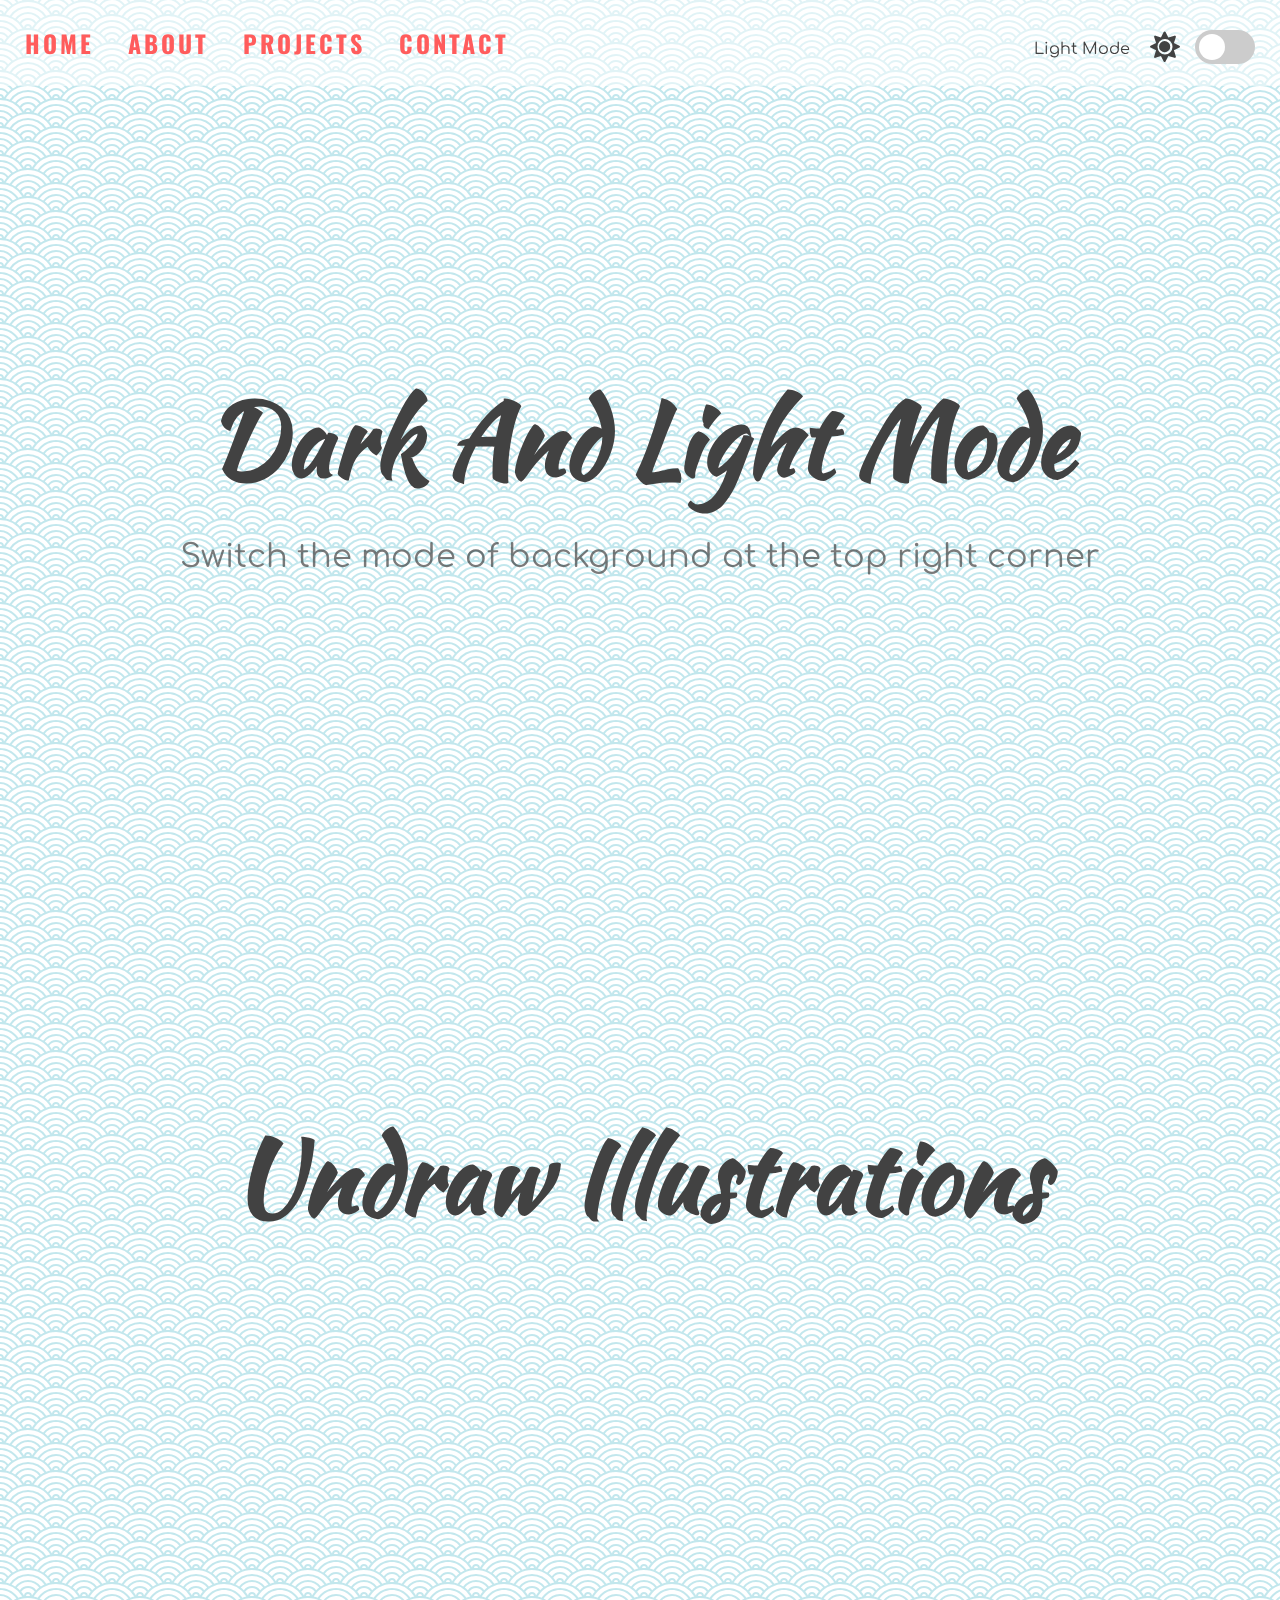
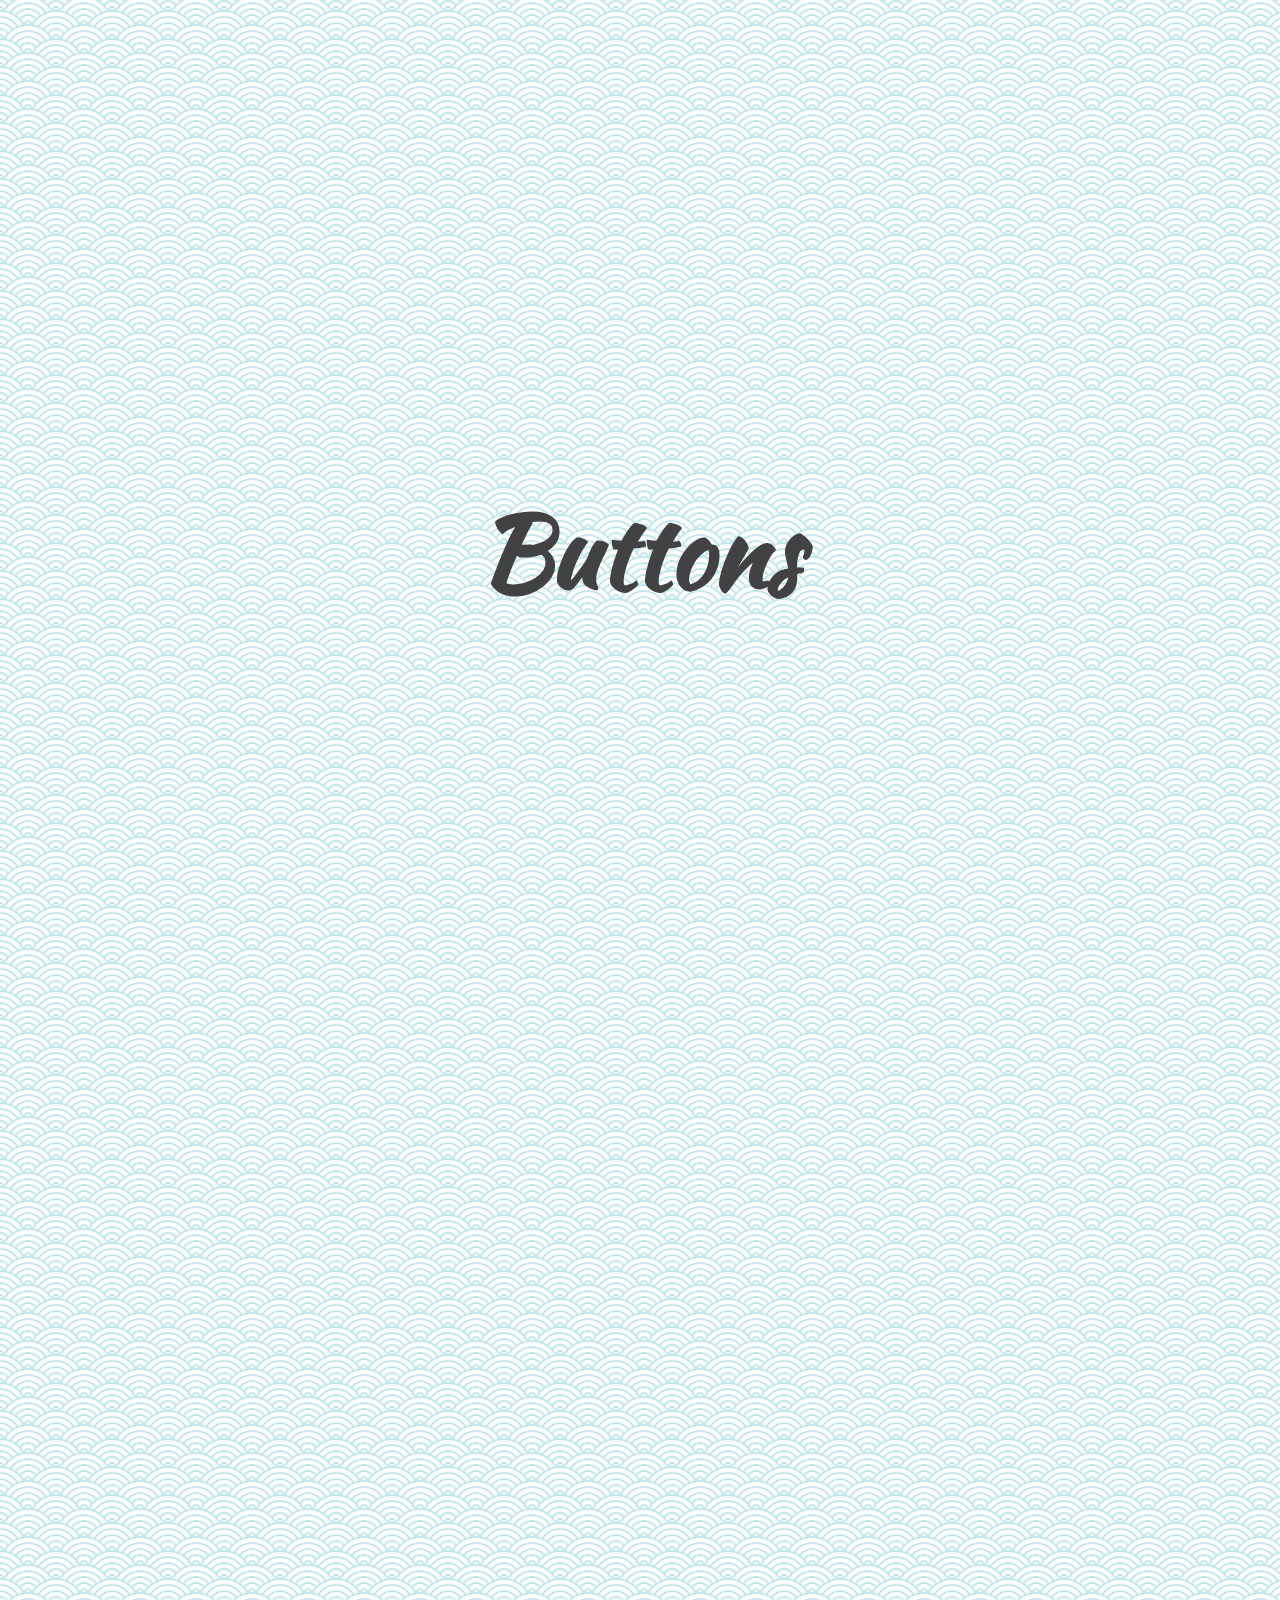
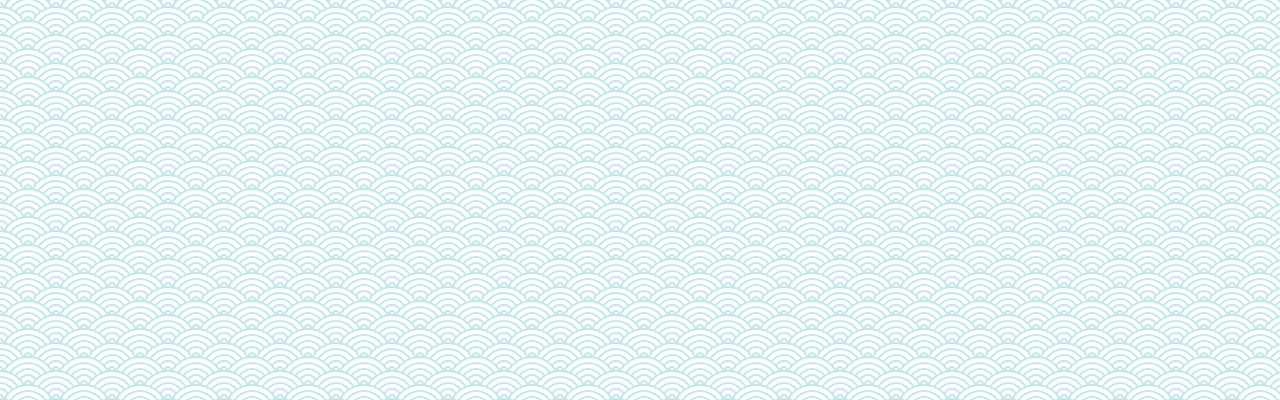
<file: dark_light_mode/index.html>
<!DOCTYPE html>
<html lang="en">
<head>
    <meta charset="UTF-8">
    <meta name="viewport" content="width=device-width, initial-scale=1.0">
    <title>Light Dark Mode</title>
    <link rel="icon" type="image/gif" href="favicon.png">
    <link rel="stylesheet" href="https://cdnjs.cloudflare.com/ajax/libs/font-awesome/5.10.2/css/all.min.css"/>
    <link rel="stylesheet" href="style.css">
    <link href="https://unpkg.com/aos@2.3.1/dist/aos.css" rel="stylesheet">
</head>
<body>
    <!-- Dark Mode Switch -->
    <div class="theme-switch-wrapper">
        <span id="toggle-icon">
            <span class="toggle-text">Light Mode</span>
            <i class="fas fa-sun"></i>
        </span>
        <label class="theme-switch"> 
            <input type="checkbox">
            <div class="slider round"></div> 
        </label>
    </div>
    <!-- Navigation -->
    <nav id="nav">
        <a href="#home">HOME</a>
        <a href="#about">ABOUT</a>
        <a href="#projects">PROJECTS</a>
        <a href="#contact">CONTACT</a>
    </nav>
    <!-- Home Section -->
    <section id="home">
        <div class="title-group" data-aos="flip-right" data-aos-delay="200">
            <h1>Dark And Light Mode</h1>
            <h2>Switch the mode of background at the top right corner</h2>
        </div>
    </section>
    <!-- About Section -->
    <section id="about">
        <div class="title-group">
            <h1>Undraw Illustrations</h1>
            <div class="about-container">
                <div class="image-container" data-aos="flip-right">
                    <h2>Web Innovation</h2>
                    <img src="img/undraw_proud_coder_light.svg" alt="Proud Coder" id="image1">
                </div>
                <div class="image-container" data-aos="flip-down">
                    <h2>Web Innovation</h2>
                    <img src="img/undraw_feeling_proud_light.svg" alt="Feeling proud" id="image2">
                </div>
                <div class="image-container" data-aos="flip-left">
                    <h2>High Concept</h2>
                    <img src="img/undraw_conceptual_idea_light.svg" alt="Idea" id="image3">
                </div>
            </div>
        </div>
    </section>

    <!-- Projects Section -->
    <section id="projects" >
            <h1>Buttons</h1>
            <div class="buttons" data-aos="zoom-in-up">
                <button class="primary">Primary</button>
                <button class="secondary">Secondary</button>
                <button class="primary" disabled>Disabled</button>
                <button class="outline">Outline</button>
                <button class="secondary outline">Alt Outline</button>
                <button class="outline" disabled>disabled</button>
            </div>
            <div class="text-box" id="text-box" data-aos="zoom-in-down">
                <p>Lorem ipsum dolor sit amet consectetur adipisicing elit. Modi autem enim molestiae veniam iure animi deleniti, sequi non, officiis qui, quae omnis. Laboriosam cum quos perspiciatis architecto exercitationem enim eaque?</p>
            </div>
    </section>

    <!-- Contact Section -->
    <section id="contact">
       <div class="social-icons">
           <i class="fab fa-github" data-aos="zoom-in" data-aos-delay="200"></i>
           <i class="fab fa-codepen" data-aos="zoom-in" data-aos-delay="400"></i>
           <i class="fab fa-linkedin" data-aos="zoom-in" data-aos-delay="600"></i>
           <i class="fab fa-medium" data-aos="zoom-in" data-aos-delay="800"></i>
           <i class="fab fa-instagram" data-aos="zoom-in" data-aos-delay="1000"></i>
           <i class="fab fa-youtube" data-aos="zoom-in" data-aos-delay="1200"></i>
       </div>
    </section>
    <!-- AOS aos.js -->
    <script src="https://unpkg.com/aos@2.3.1/dist/aos.js"></script>

    <script>
        AOS.init({
            delay: 200, // values from 0 to 3000, with step 50ms
            duration: 400, // values from 0 to 3000, with step 50ms
            easing: 'ease', // default easing for AOS animations
            once: false, // whether animation should happen only once - while scrolling down
            mirror: false, // whether elements should animate out while scrolling past them
            anchorPlacement: 'top-bottom', // defines which position of the element regarding to window should trigger the animation
        });
      </script>
    <!-- Script -->
    <script src="script.js"></script>
</body>
</html>
</file>
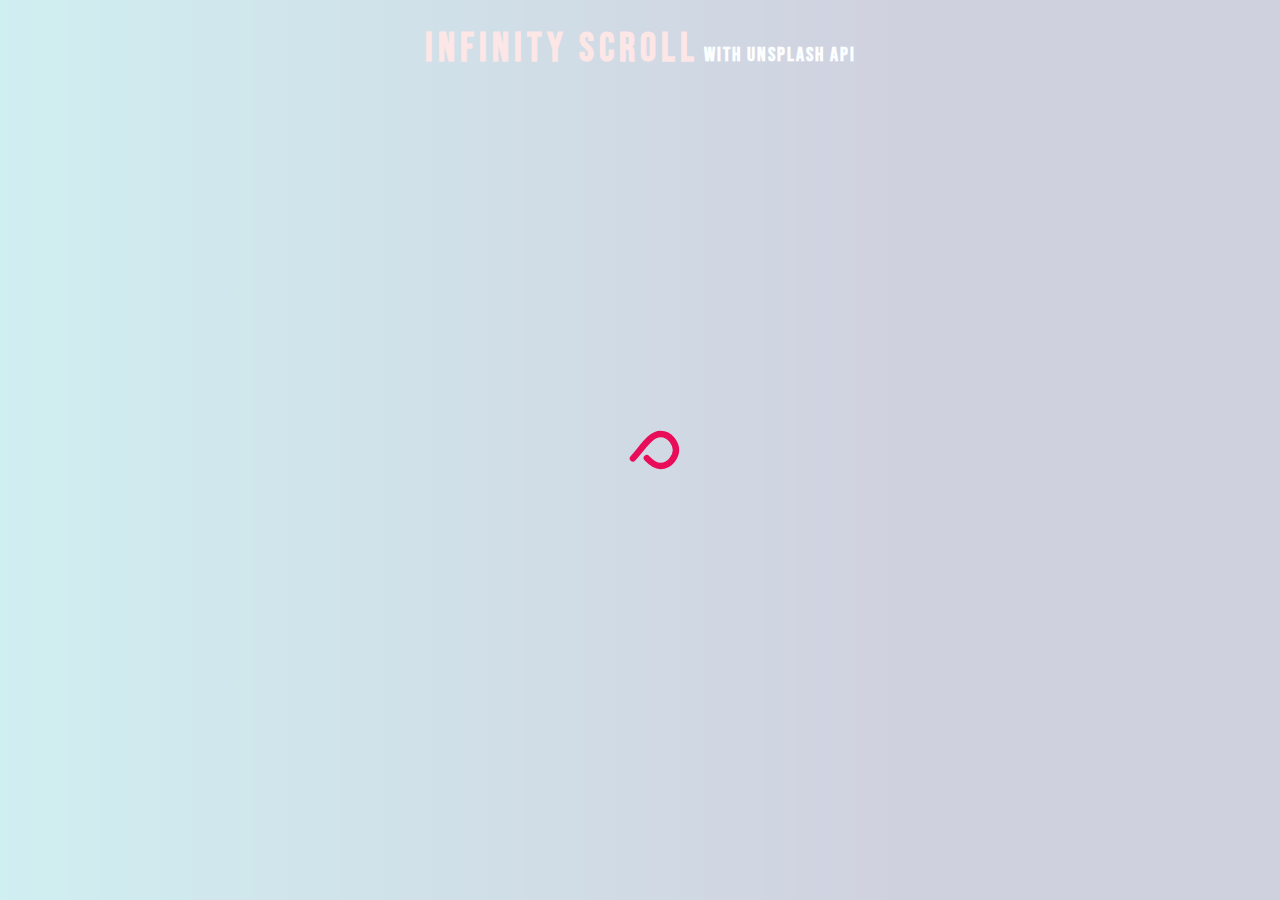
<file: infinite-scroll/index.html>
<!DOCTYPE html>
<html lang="en">
<head>
    <meta charset="UTF-8">
    <meta name="viewport" content="width=device-width, initial-scale=1.0">
    <title>Infinite Scroll</title>
    <link rel="icon" type="image/png" href="favicon.png">
    <link rel="stylesheet" href="style.css">
</head>
<body>
    <!-- Title -->
    <h1><span>Infinity Scroll</span> with Unsplash API </h1>
    <!-- Loader -->
    <div class="loader" id="loader">
        <img src="loader.svg" alt="Loading">
    </div>
    <!-- Image Container -->
    <div class="image-container" id="image-container"></div>
    <!-- Script -->
    <script src="script.js"></script>
</body>
</html>
</file>
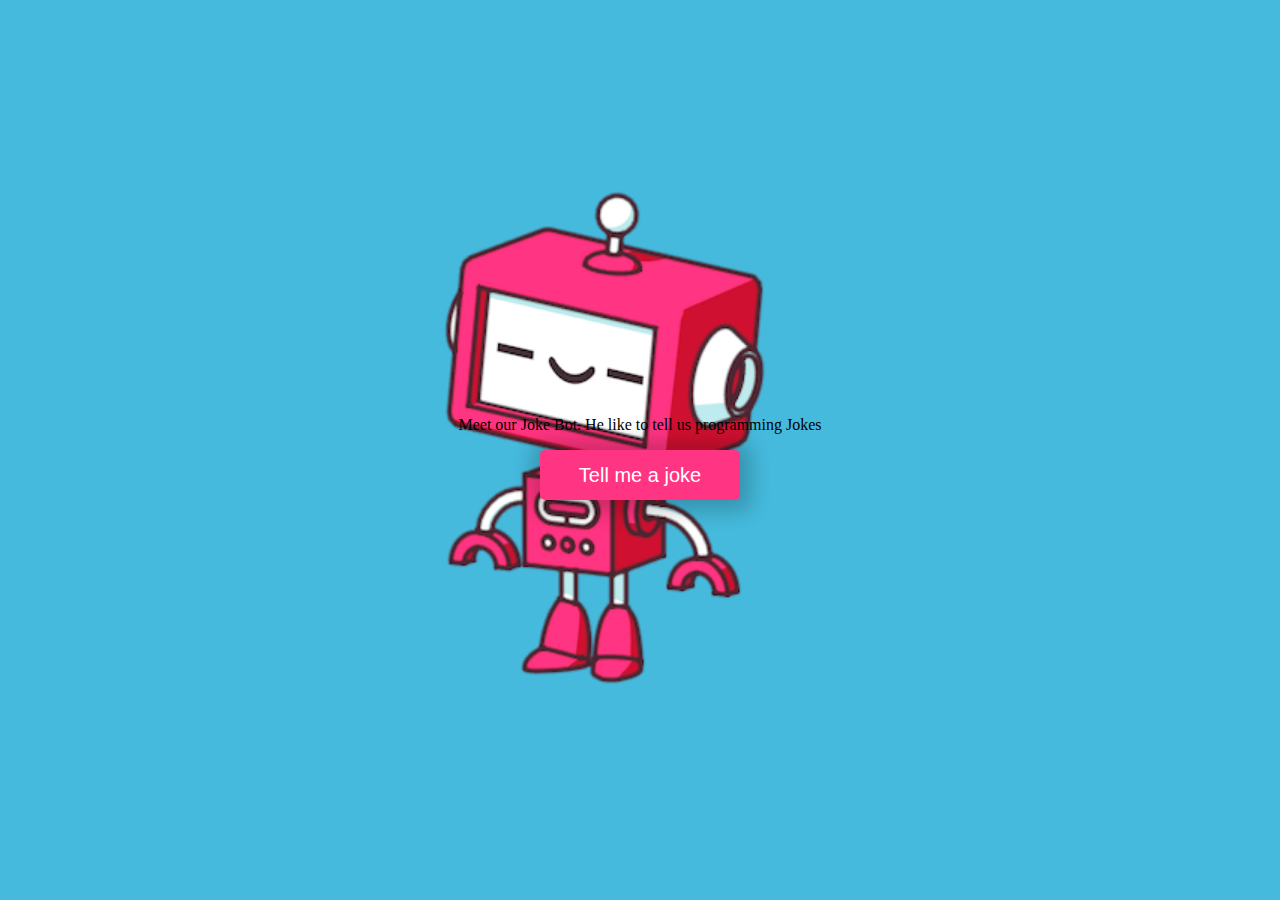
<file: joke-teller/index.html>
<!DOCTYPE html>
<html lang="en">
  <head>
    <meta charset="UTF-8" />
    <meta name="viewport" content="width=device-width, initial-scale=1.0" />
    <title>Joke Teller</title>
    <link rel="icon" type="image/png" href="favicon.png" />
    <link rel="stylesheet" href="style.css" />
  </head>
  <body>
    <!-- Container -->
    <div class="container">
      <p id="p">Meet our Joke Bot. He like to tell us programming Jokes </p>
      <div class="bubble" id="bubble" hidden></div>
      <button id="button">Tell me a joke</button>
      <audio id="audio" controls hidden></audio>
    </div>

    <!-- Script -->
    <script src="script.js"></script>
  </body>
</html>
</file>
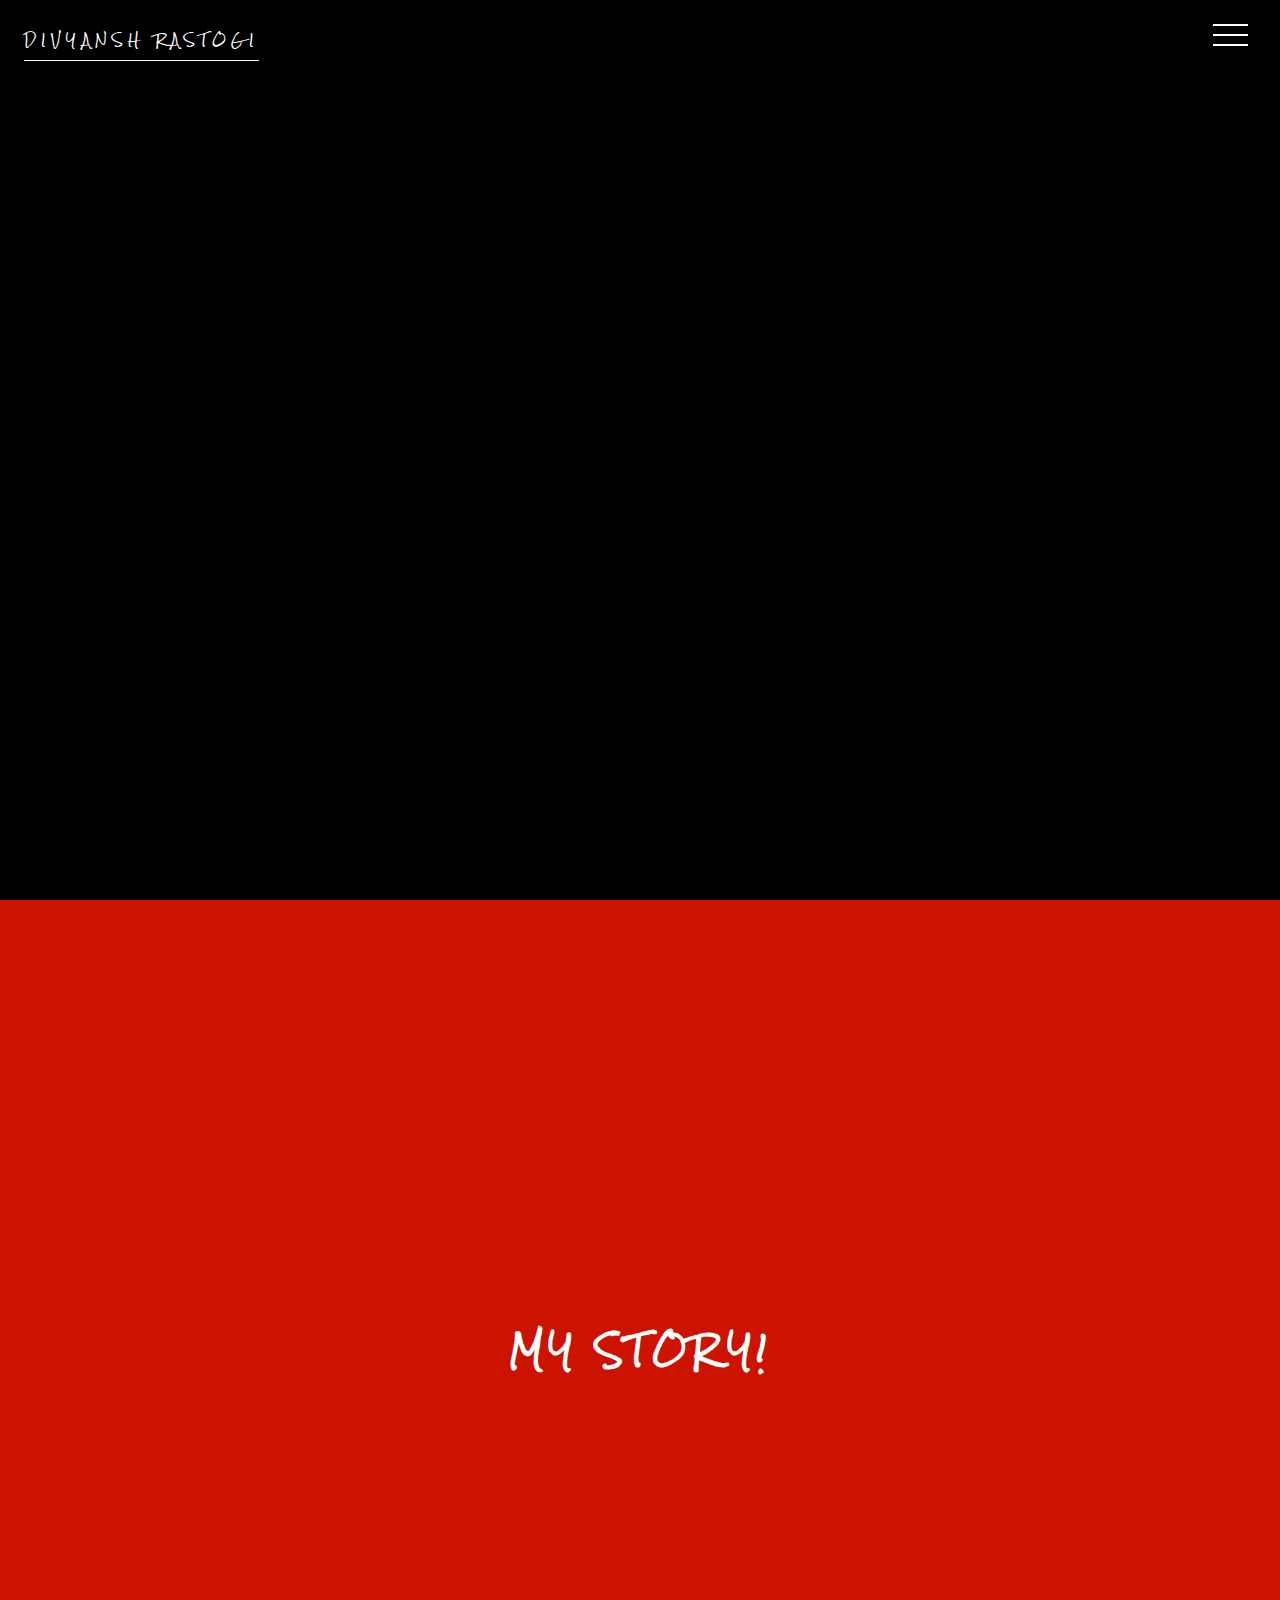
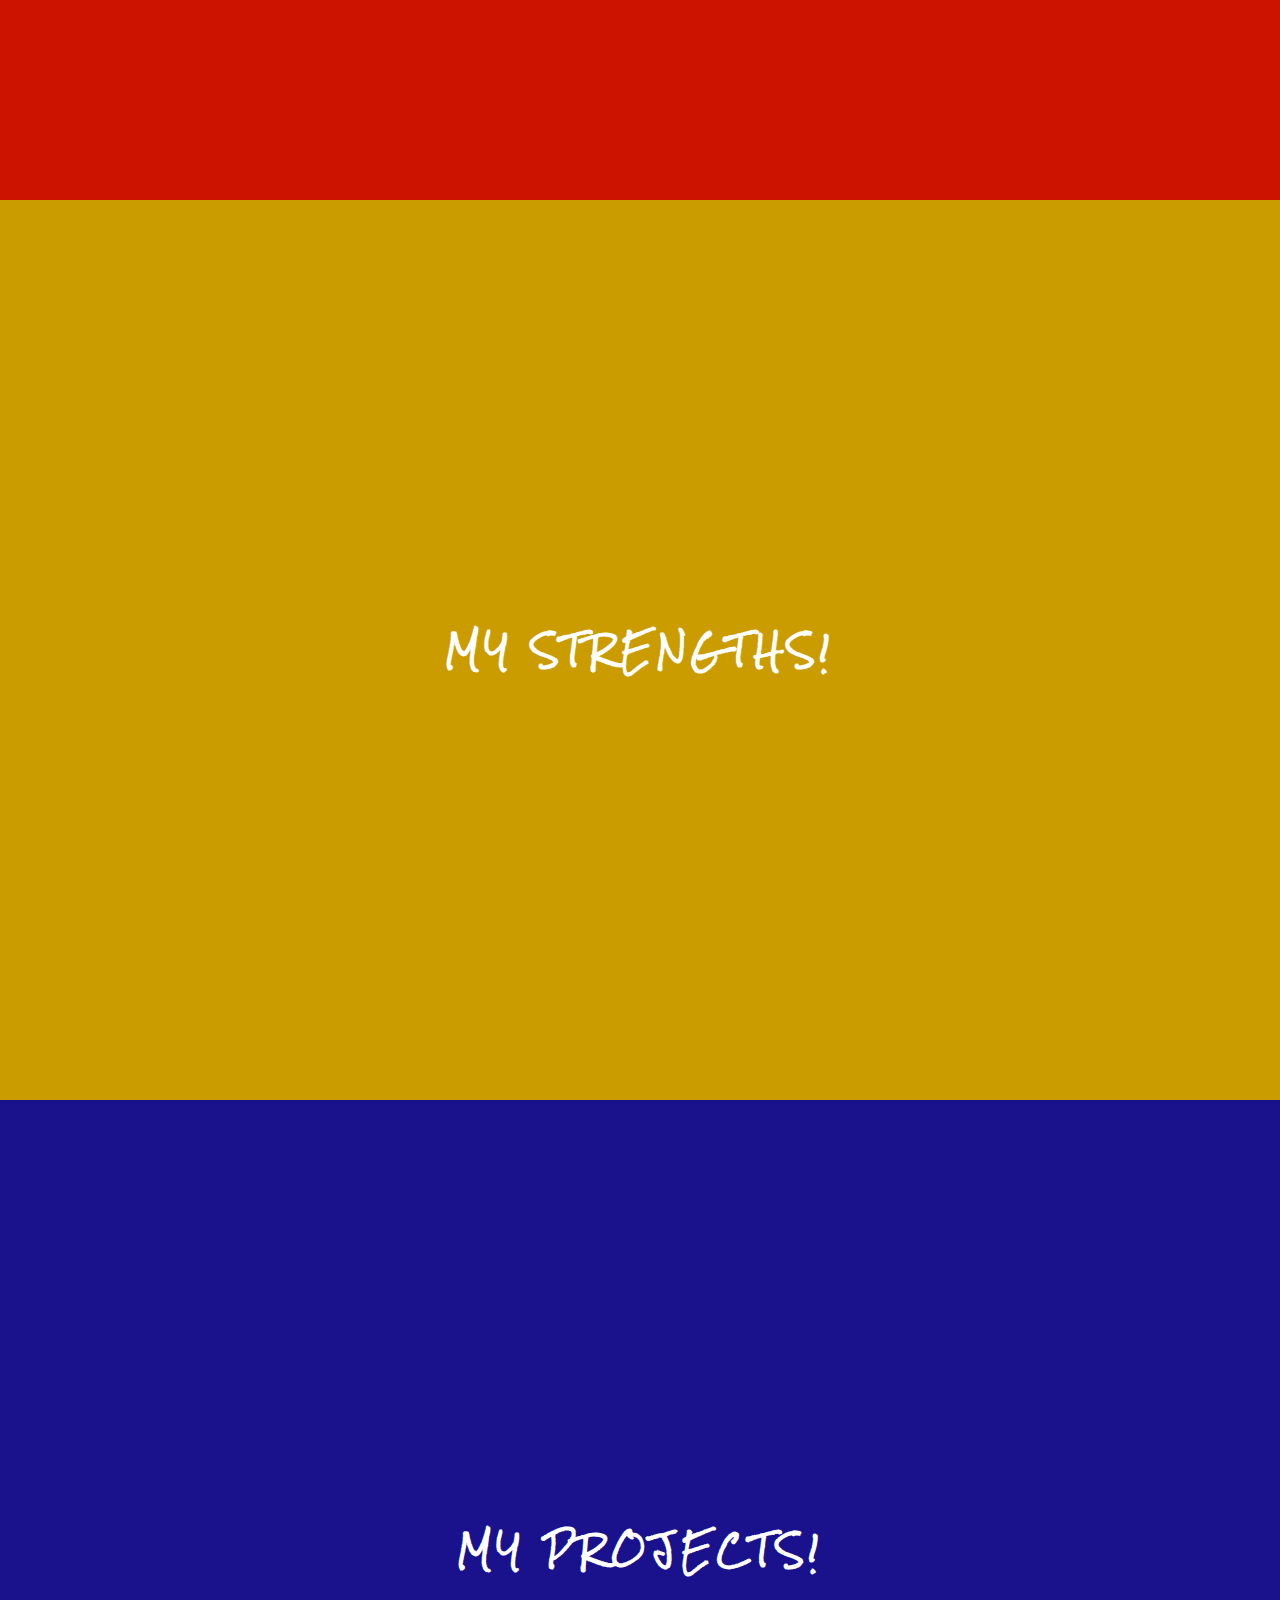
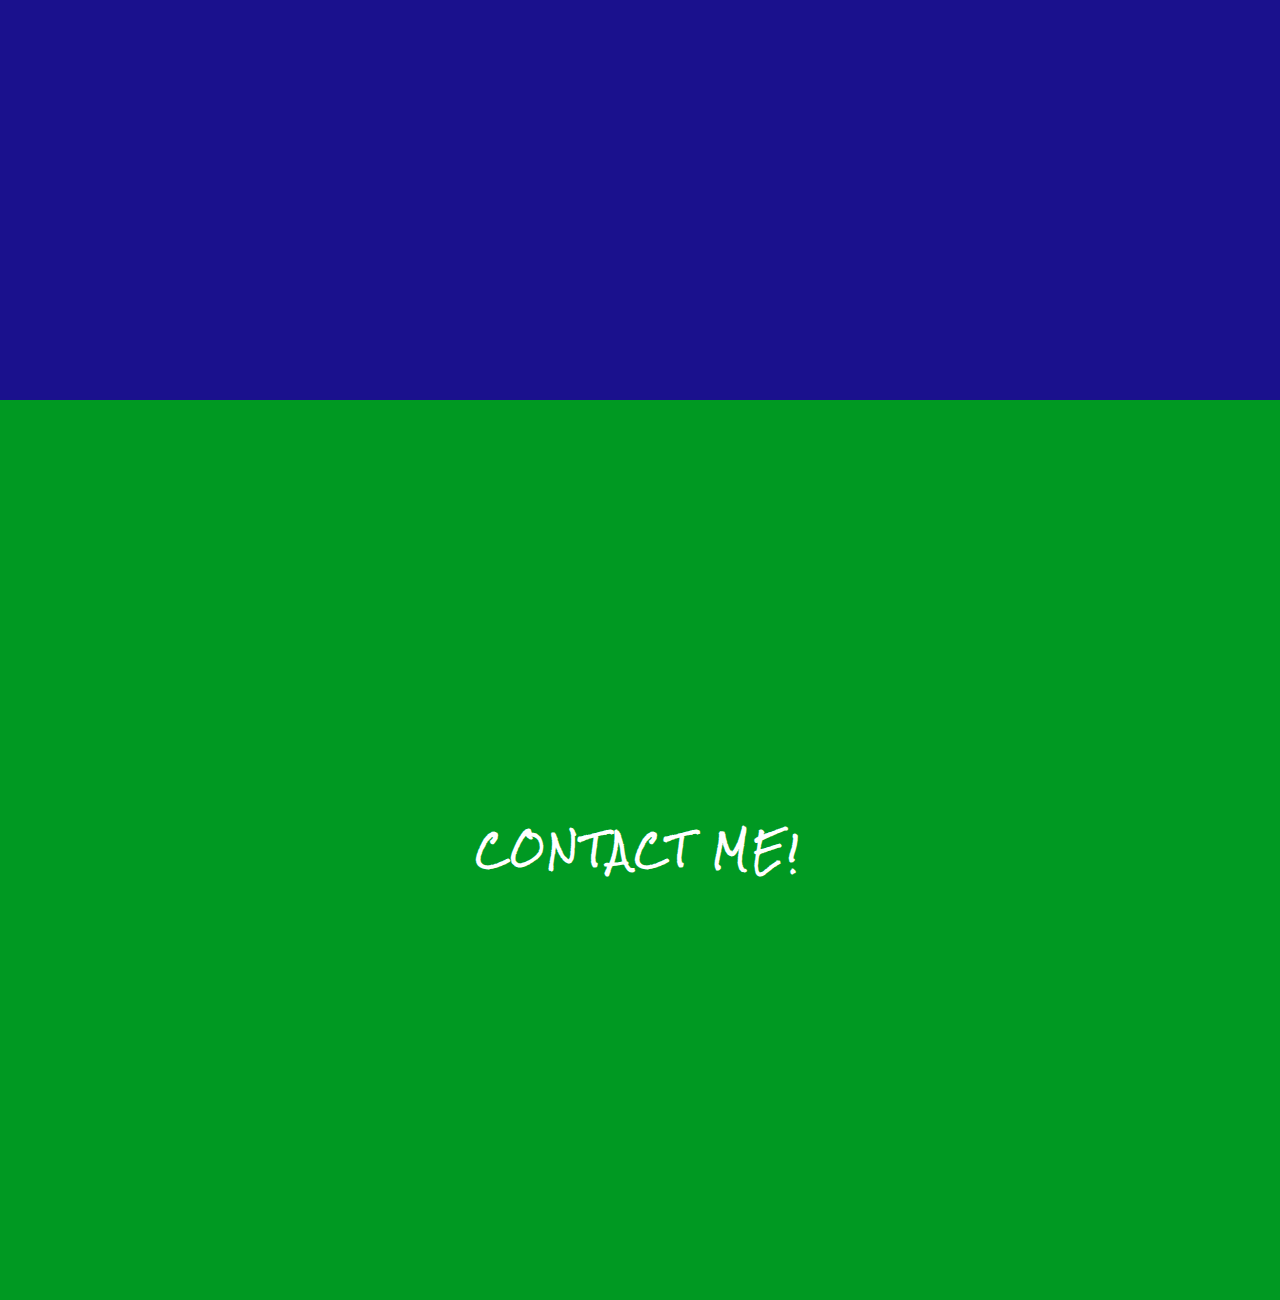
<file: menu-navigation/index.html>
<!DOCTYPE html>
<html lang="en">

<head>
  <meta charset="UTF-8">
  <meta name="viewport" content="width=device-width, initial-scale=1.0">
  <title>Animated Navigation</title>
  <link rel="icon" type="image/png" href="favicon.png">
  <link rel="stylesheet" href="style.css">
</head>

<body>
  <!-- Menu Overlay -->
  <div class="overlay overlay-slide-left" id="overlay">
    <nav>
      <ul>
        <li id="nav-1" class="slide-out-1"><a href="#home">HOME</a></li>
        <li id="nav-2" class="slide-out-2"><a href="#about">ABOUT</a></li>
        <li id="nav-3" class="slide-out-3"><a href="#skills">SKILLS</a></li>
        <li id="nav-4" class="slide-out-4"><a href="#projects">PROJECTS</a></li>
        <li id="nav-5" class="slide-out-5"><a href="#contacts">CONTACTS</a></li>
      </ul>
    </nav>
  </div>
  <!-- Menu Bars -->
  <div class="menu-bars" id="menu-bars">
    <div class="bar1"></div>
    <div class="bar2"></div>
    <div class="bar3"></div>
  </div>

  <!-- Sections -->
  <section id="home"><a href="https://github.com/divyanshrastogi51">Divyansh Rastogi</a></section>
  <section id="about">
    <h1>My Story!</h1>
  </section>
  <section id="skills">
    <h1>My Strengths!</h1>
  </section>
  <section id="projects">
    <h1>My Projects!</h1>
  </section>
  <section id="contact">
    <h1>Contact Me!</h1>
  </section>
  <!-- Script -->
  <script src="script.js"></script>
</body>

</html>
</file>
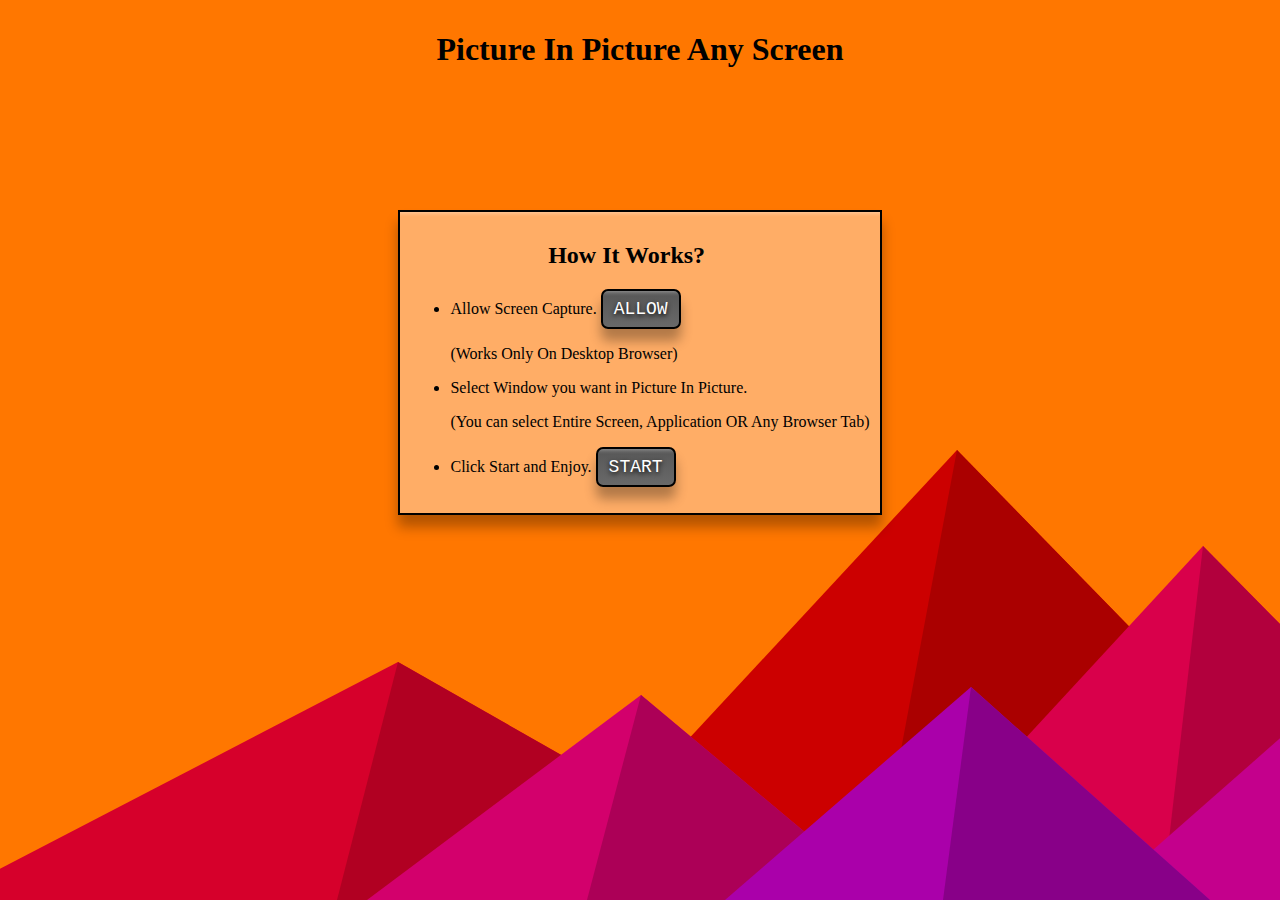
<file: picture-in-picture/index.html>
<!DOCTYPE html>
<html lang="en">
<head>
    <meta charset="UTF-8">
    <meta name="viewport" content="width=device-width, initial-scale=1.0">
    <title>Picture in Picture</title>
    <link rel="icon" type="image/png" href="favicon.png">
    <link rel="stylesheet" href="style.css">
</head>
<body>
	<h1 style="text-align: center;">Picture In Picture Any Screen</h1>
	<div class="main">
		<div class="content">
		<h2 style="padding-left: 30%;">How It Works?</h2>
	<ul>
		<li>
			Allow Screen Capture. <button id="allow">ALLOW</button>
			<p>(Works Only On Desktop Browser)</p>
		</li>
		<li>Select Window you want in Picture In Picture. 
			<p>(You can select Entire Screen, Application OR Any Browser Tab)</p> </li>
		<li>Click Start and Enjoy. <button id="button">START</button>
	    </li>
	</ul>
</div>
</div>
    <!-- Video -->
    <video id="video" controls height="360" width="640" hidden></video>
    <!-- Script -->
    <script src="script.js"></script>
</body>
</html>
</file>
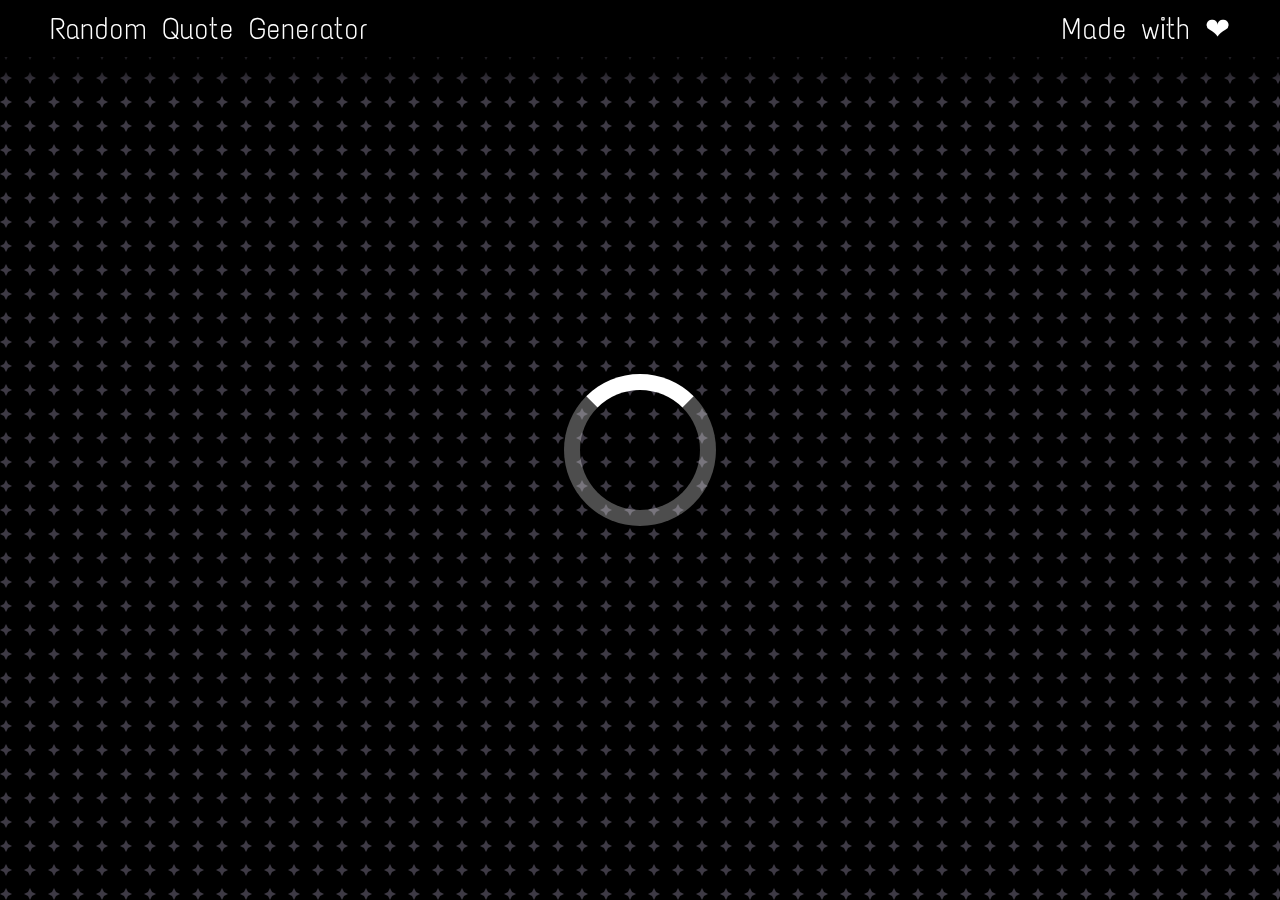
<file: quote-generator/index.html>
<!DOCTYPE html>
<html lang="en">
<head>
    <meta charset="UTF-8">
    <meta name="viewport" content="width=device-width, initial-scale=1.0">
    <link rel="icon" type="image/png" href="https://img.icons8.com/cute-clipart/64/000000/quote.png">
    <link rel="stylesheet" href="https://cdnjs.cloudflare.com/ajax/libs/font-awesome/5.14.0/css/all.min.css">
    <link rel="stylesheet" href="style.css">
    <title>Quote Generator</title>
</head>
<body>
    <nav class="navbar fixed-top">
        <div>Random Quote Generator</div>
        <a href="https://divyansh-rastogi.netlify.app/"><div>Made with ❤</div></a>
      </nav>
   <div class="quote-container" id="quote-container">
        <!-- Quote -->
        <div class="quote-text">
            <i class="fas fa-quote-left"></i>
            <span id="quote-text">What you are is what you have been. What you'll be is what you do now.</span>
        </div>
        <!-- Author -->
        <div class="quote-author">
            <hr class="separator">
            <span id="author">Buddha</span>
        </div>
        <!-- Buttons -->
        <div class="button-container">
            <button class="twitter-button" id="twitter" title="Tweet This!">
                <i class="fab fa-twitter"></i>
            </button>
            <button id="hacker-quote">Hacker Quote</button>
            <button id="change-background">Change Background</button>
            <button id="new-quote">New Quote</button>
        </div>
   </div>
   <!-- Loder -->
   <div class="loader" id="loader"></div> 
    <!-- Script -->
    <script src="background.js"></script>
    <script src="script.js"></script>
</body>
</html>
</file>
<file: dark_light_mode/style.css>
@import url('https://fonts.googleapis.com/css2?family=Comfortaa&family=Kaushan+Script&family=Oswald&display=swap');

:root {
  --primary-color: rgb(255, 92, 92);
  --primary-variant: #ff2d2d;
  --secondary-color: #1b9999;
  --on-primary: rgb(250, 250, 250);
  --on-background: rgb(66, 66, 66);
  --on-background-alt: rgba(66, 66, 66, 0.7);
  --background: rgb(255, 255, 255);
  --box-shadow: 0 5px 20px 1px rgba(0, 0, 0, 0.5);
}

[data-theme="dark"] {
  --primary-color: rgb(150, 65, 255);
  --primary-variant: #6c63ff;
  --secondary-color: #03dac5;
  --on-primary: #000;
  --on-background: rgba(255, 255, 255, 0.9);
  --on-background-alt: rgba(255, 255, 255, 0.7);
  --background: #121212;
}

html {
  box-sizing: border-box;
  scroll-behavior: smooth;
}

body {
  margin: 0;
  font-family: comfortaa, sans-serif;
  color: var(--on-background);
  background-color: var(--background);
  background-image: url("data:image/svg+xml,%3Csvg xmlns='http://www.w3.org/2000/svg' viewBox='0 0 56 28' width='56' height='28'%3E%3Cpath fill='%2334b0c3' fill-opacity='0.3' d='M56 26v2h-7.75c2.3-1.27 4.94-2 7.75-2zm-26 2a2 2 0 1 0-4 0h-4.09A25.98 25.98 0 0 0 0 16v-2c.67 0 1.34.02 2 .07V14a2 2 0 0 0-2-2v-2a4 4 0 0 1 3.98 3.6 28.09 28.09 0 0 1 2.8-3.86A8 8 0 0 0 0 6V4a9.99 9.99 0 0 1 8.17 4.23c.94-.95 1.96-1.83 3.03-2.63A13.98 13.98 0 0 0 0 0h7.75c2 1.1 3.73 2.63 5.1 4.45 1.12-.72 2.3-1.37 3.53-1.93A20.1 20.1 0 0 0 14.28 0h2.7c.45.56.88 1.14 1.29 1.74 1.3-.48 2.63-.87 4-1.15-.11-.2-.23-.4-.36-.59H26v.07a28.4 28.4 0 0 1 4 0V0h4.09l-.37.59c1.38.28 2.72.67 4.01 1.15.4-.6.84-1.18 1.3-1.74h2.69a20.1 20.1 0 0 0-2.1 2.52c1.23.56 2.41 1.2 3.54 1.93A16.08 16.08 0 0 1 48.25 0H56c-4.58 0-8.65 2.2-11.2 5.6 1.07.8 2.09 1.68 3.03 2.63A9.99 9.99 0 0 1 56 4v2a8 8 0 0 0-6.77 3.74c1.03 1.2 1.97 2.5 2.79 3.86A4 4 0 0 1 56 10v2a2 2 0 0 0-2 2.07 28.4 28.4 0 0 1 2-.07v2c-9.2 0-17.3 4.78-21.91 12H30zM7.75 28H0v-2c2.81 0 5.46.73 7.75 2zM56 20v2c-5.6 0-10.65 2.3-14.28 6h-2.7c4.04-4.89 10.15-8 16.98-8zm-39.03 8h-2.69C10.65 24.3 5.6 22 0 22v-2c6.83 0 12.94 3.11 16.97 8zm15.01-.4a28.09 28.09 0 0 1 2.8-3.86 8 8 0 0 0-13.55 0c1.03 1.2 1.97 2.5 2.79 3.86a4 4 0 0 1 7.96 0zm14.29-11.86c1.3-.48 2.63-.87 4-1.15a25.99 25.99 0 0 0-44.55 0c1.38.28 2.72.67 4.01 1.15a21.98 21.98 0 0 1 36.54 0zm-5.43 2.71c1.13-.72 2.3-1.37 3.54-1.93a19.98 19.98 0 0 0-32.76 0c1.23.56 2.41 1.2 3.54 1.93a15.98 15.98 0 0 1 25.68 0zm-4.67 3.78c.94-.95 1.96-1.83 3.03-2.63a13.98 13.98 0 0 0-22.4 0c1.07.8 2.09 1.68 3.03 2.63a9.99 9.99 0 0 1 16.34 0z'%3E%3C/path%3E%3C/svg%3E");
}

section {
  min-height: 100vh;
  display: flex;
  justify-content: center;
  align-items: center;
  flex-direction: column;
}

h1 {
  font-size: 100px;
  margin-bottom: 0;
  font-family: Kaushan Script, sans-serif;
}

h2 {
  font-size: 32px;
  font-weight: normal;
  color: var(--on-background-alt);
}

/* Navigation */
nav {
  z-index: 10;
  position: fixed;
  font-family: Oswald, sans-serif;
  font-size: 24px;
  letter-spacing: 3px;
  padding: 25px;
  width: 100vw;
  background: rgb(255 255 255 / 50%);
}

a {
  margin-right: 25px;
  color: var(--primary-color);
  text-decoration: none;
  border-bottom: 3px solid transparent;
  font-weight: bold;
}

a:hover,
a:focus {
  color: var(--on-background);
  border-bottom: 3px solid;
}

/* Home Section */
.title-group {
  text-align: center;
}

/* About Section */
.about-container {
  display: flex;
}

.image-container {
  border: 1px solid var(--secondary-color);
  border-radius: 10px;
  padding: 10px 20px;
  margin-right: 25px;
  width: auto;
  background: var(--background);
  box-shadow: var(--box-shadow);
}

img {
  height: 300px;
  width: 300px;
}

/* Projects Section */
.buttons {
  margin-top: 15px;
  margin-bottom: 50px;
}

button {
  min-width: 100px;
  height: 40px;
  cursor: pointer;
  border-radius: 10px;
  margin-right: 10px;
  border: 2px solid var(--primary-color);
  font-size: 15px;
  outline: none;
}

button:disabled {
  opacity: 0.4;
  cursor: default;
}

button:hover:not(.outline) {
  filter: brightness(110%);
}

.primary {
  background: var(--primary-color);
  color: var(--on-primary);
}

.secondary {
  border: 2px solid var(--secondary-color);
}

.secondary,
.secondary:hover,
.outline.secondary:hover {
  background: var(--secondary-color);
  color: var(--on-primary);
}

.outline {
  background: var(--background);
  color: var(--on-background);
}

.outline:hover {
  background: var(--primary-color);
  color: var(--on-primary);
}

.text-box {
  width: 40%;
  text-align: justify;
  background: rgb(0 0 0 / 50%);
  color: var(--on-primary);
  border-radius: 10px;
  padding: 30px;
}

p {
  margin: 0;
  line-height: 25px;
}

/* Contact Section */
.fab {
  font-size: 100px;
  margin-right: 50px;
  cursor: pointer;
  color: var(--primary-color);
}

.fab:hover {
  color: var(--on-background);
}

/* Dark Mode Toggle */
.theme-switch-wrapper {
  display: flex;
  align-items: center;
  z-index: 100;
  position: fixed;
  right: 25px;
  top: 30px;
}

.theme-switch-wrapper span {
  margin-right: 10px;
  font-size: 1rem;
}

.toggle-text {
  position: relative;
  top: -4px;
  right: 5px;
  color: var(--on-background);
}

.theme-switch {
  display: inline-block;
  height: 34px;
  position: relative;
  width: 60px;
}

.theme-switch input {
  display: none;
}

.slider {
  background: #ccc;
  bottom: 0;
  cursor: pointer;
  left: 0;
  position: absolute;
  right: 0px;
  top: 0;
  transition: 0.4s;
}

.slider::before {
  background: #fff;
  bottom: 4px;
  content: "";
  height: 26px;
  left: 4px;
  position: absolute;
  transition: 0.4s;
  width: 26px;
}

input:checked + .slider {
  background: var(--primary-color);
}

input:checked + .slider::before {
  transform: translateX(26px);
}

.slider.round {
  border-radius: 34px;
}

.slider.round::before {
  border-radius: 50%;
}

.fas {
  font-size: 30px;
  margin-right: 5px;
}

@media only screen and (max-width: 600px) {
  :root {
    --primary-color: rgb(255, 92, 92);
    --primary-variant: #ff2d2d;
    --secondary-color: #1b9999;
    --on-primary: rgb(250, 250, 250);
    --on-background: rgb(66, 66, 66);
    --on-background-alt: rgba(66, 66, 66, 0.7);
    --background: rgb(255, 255, 255);
    --box-shadow: 0 5px 20px 1px rgba(0, 0, 0, 0.5);
  }
  
  [data-theme="dark"] {
    --primary-color: rgb(150, 65, 255);
    --primary-variant: #6c63ff;
    --secondary-color: #03dac5;
    --on-primary: #000;
    --on-background: rgba(255, 255, 255, 0.9);
    --on-background-alt: rgba(255, 255, 255, 0.7);
    --background: #121212;
  }
  
  html {
    box-sizing: border-box;
    scroll-behavior: smooth;
  }
  
  body {
    margin: 0;
    font-family: comfortaa, sans-serif;
    color: var(--on-background);
    background-color: var(--background);
    background-image: url("data:image/svg+xml,%3Csvg xmlns='http://www.w3.org/2000/svg' viewBox='0 0 56 28' width='56' height='28'%3E%3Cpath fill='%2334b0c3' fill-opacity='0.3' d='M56 26v2h-7.75c2.3-1.27 4.94-2 7.75-2zm-26 2a2 2 0 1 0-4 0h-4.09A25.98 25.98 0 0 0 0 16v-2c.67 0 1.34.02 2 .07V14a2 2 0 0 0-2-2v-2a4 4 0 0 1 3.98 3.6 28.09 28.09 0 0 1 2.8-3.86A8 8 0 0 0 0 6V4a9.99 9.99 0 0 1 8.17 4.23c.94-.95 1.96-1.83 3.03-2.63A13.98 13.98 0 0 0 0 0h7.75c2 1.1 3.73 2.63 5.1 4.45 1.12-.72 2.3-1.37 3.53-1.93A20.1 20.1 0 0 0 14.28 0h2.7c.45.56.88 1.14 1.29 1.74 1.3-.48 2.63-.87 4-1.15-.11-.2-.23-.4-.36-.59H26v.07a28.4 28.4 0 0 1 4 0V0h4.09l-.37.59c1.38.28 2.72.67 4.01 1.15.4-.6.84-1.18 1.3-1.74h2.69a20.1 20.1 0 0 0-2.1 2.52c1.23.56 2.41 1.2 3.54 1.93A16.08 16.08 0 0 1 48.25 0H56c-4.58 0-8.65 2.2-11.2 5.6 1.07.8 2.09 1.68 3.03 2.63A9.99 9.99 0 0 1 56 4v2a8 8 0 0 0-6.77 3.74c1.03 1.2 1.97 2.5 2.79 3.86A4 4 0 0 1 56 10v2a2 2 0 0 0-2 2.07 28.4 28.4 0 0 1 2-.07v2c-9.2 0-17.3 4.78-21.91 12H30zM7.75 28H0v-2c2.81 0 5.46.73 7.75 2zM56 20v2c-5.6 0-10.65 2.3-14.28 6h-2.7c4.04-4.89 10.15-8 16.98-8zm-39.03 8h-2.69C10.65 24.3 5.6 22 0 22v-2c6.83 0 12.94 3.11 16.97 8zm15.01-.4a28.09 28.09 0 0 1 2.8-3.86 8 8 0 0 0-13.55 0c1.03 1.2 1.97 2.5 2.79 3.86a4 4 0 0 1 7.96 0zm14.29-11.86c1.3-.48 2.63-.87 4-1.15a25.99 25.99 0 0 0-44.55 0c1.38.28 2.72.67 4.01 1.15a21.98 21.98 0 0 1 36.54 0zm-5.43 2.71c1.13-.72 2.3-1.37 3.54-1.93a19.98 19.98 0 0 0-32.76 0c1.23.56 2.41 1.2 3.54 1.93a15.98 15.98 0 0 1 25.68 0zm-4.67 3.78c.94-.95 1.96-1.83 3.03-2.63a13.98 13.98 0 0 0-22.4 0c1.07.8 2.09 1.68 3.03 2.63a9.99 9.99 0 0 1 16.34 0z'%3E%3C/path%3E%3C/svg%3E");
  }
  
  section {
    min-height: 100vh;
    display: flex;
    justify-content: center;
    align-items: center;
    flex-direction: column;
  }
  
  h1 {
    font-size: 70px;
    margin-bottom: 0;
    font-family: Kaushan Script, sans-serif;
  }
  
  h2 {
    font-size: 22px;
    font-weight: normal;
    color: var(--on-background-alt);
  }
  
  /* Navigation */
  nav {
    z-index: 10;
    position: fixed;
    font-family: Oswald, sans-serif;
    font-size: 20px;
    letter-spacing: 2px;
    padding: 25px;
    width: 100vw;
    text-align: center;
    background: rgb(255 255 255 / 50%);
  }
  
  a {
    margin-right: 25px;
    color: var(--primary-color);
    text-decoration: none;
    border-bottom: 3px solid transparent;
    font-weight: bold;
  }
  
  a:hover,
  a:focus {
    color: var(--on-background);
    border-bottom: 3px solid;
  }
  
  /* Home Section */
  .title-group {
    text-align: center;
  }
  
  /* About Section */
  .about-container {
    display: flex;
    flex-direction: column;
    margin-left: 5%;
    margin-right:5%;
  }
  
  .image-container {
    border: 1px solid var(--secondary-color);
    border-radius: 10px;
    padding: 10px 20px;
    margin-right: 25px;
    width: auto;
    height: 20%;
    background: var(--background);
    box-shadow: var(--box-shadow);
  }
  
  img {
    height: 200px;
    width: 200px;
  }
  
  /* Projects Section */
  .buttons {
    margin-top: 15px;
    margin-bottom: 50px;
  }
  
  button {
    min-width: 200px;
    height: 80px;
    cursor: pointer;
    border-radius: 10px;
    border: 2px solid var(--primary-color);
    font-size: 15px;
    outline: none;
    display: flex; 
    text-align: center;
    margin-bottom: 5px;
  }
  
  button:disabled {
    opacity: 0.4;
    cursor: default;
  }
  
  button:hover:not(.outline) {
    filter: brightness(110%);
  }
  
  .primary {
    background: var(--primary-color);
    color: var(--on-primary);
  }
  
  .secondary {
    border: 2px solid var(--secondary-color);
  }
  
  .secondary,
  .secondary:hover,
  .outline.secondary:hover {
    background: var(--secondary-color);
    color: var(--on-primary);
  }
  
  .outline {
    background: var(--background);
    color: var(--on-background);
  }
  
  .outline:hover {
    background: var(--primary-color);
    color: var(--on-primary);
  }
  
  .text-box {
    width: 40%;
    text-align: justify;
    background: rgb(0 0 0 / 50%);
    color: var(--on-primary);
    border-radius: 10px;
    padding: 30px;
  }
  
  p {
    margin: 0;
    line-height: 25px;
  }
  
  /* Contact Section */
  .fab {
    font-size: 100px;
    cursor: pointer;
    color: var(--primary-color);
    margin-left: 10%;
    margin-right: 10%
  }
  
  .fab:hover {
    color: var(--on-background);
  }
  
  /* Dark Mode Toggle */
  .theme-switch-wrapper {
    display: flex;
    align-items: center;
    z-index: 100;
    position: fixed;
    right: 25px;
    top: 30px;
  }
  
  .theme-switch-wrapper span {
    margin-right: 10px;
    font-size: 1rem;
  }
  
  .toggle-text {
    position: relative;
    top: -4px;
    right: 5px;
    color: var(--on-background);
  }
  
  .theme-switch {
    display: inline-block;
    height: 34px;
    position: relative;
    width: 60px;
  }
  
  .theme-switch input {
    display: none;
  }
  
  .slider {
    background: #ccc;
    bottom: 0;
    cursor: pointer;
    left: 0;
    position: absolute;
    right: 0;
    top: 0;
    transition: 0.4s;
  }
  
  .slider::before {
    background: #fff;
    bottom: 4px;
    content: "";
    height: 26px;
    left: 4px;
    position: absolute;
    transition: 0.4s;
    width: 26px;
  }
  
  input:checked + .slider {
    background: var(--primary-color);
  }
  
  input:checked + .slider::before {
    transform: translateX(26px);
  }
  
  .slider.round {
    border-radius: 34px;
  }
  
  .slider.round::before {
    border-radius: 50%;
  }
  
  .fas {
    font-size: 30px;
    margin-right: 5px;
  }
}
</file>
<file: infinite-scroll/style.css>
@import url("https://fonts.googleapis.com/css?family=Bebas+Neue&display=swap");

html {
  box-sizing: border-box;
}

body {
  margin: 0;
  font-family: Bebas Neue, sans-serif;
  background-image: linear-gradient(
    to right,
    rgba(23, 205, 205, 1) -15.1%,
    rgba(23, 25, 95, 1) 71.5%
  );
}

body::-webkit-scrollbar {
  width: 1.2rem;
}

body::-webkit-scrollbar-track {
  background-color: rgba(23, 25, 95, 0.8);
}

body::-webkit-scrollbar-thumb {
  background-color: rgb(9, 112, 216);
  border-radius: 30px;
}

h1 {
  text-align: center;
  margin-top: 25px;
  margin-bottom: 15px;
  font-size: 20px;
  color: aliceblue;
  letter-spacing: 2px;
}
span{
color:lightcoral;
font-size: 40px;
letter-spacing: 5px;

}
/* Loader */
.loader {
  position: fixed;
  top: 0;
  bottom: 0;
  left: 0;
  right: 0;
  background: rgba(255, 255, 255, 0.8);
}

.loader img {
  position: fixed;
  top: 50%;
  left: 50%;
  transform: translate(-50%, -50%);
}

/* Image Container */
.image-container {
  margin: 10px 10%;
  display: grid;
  grid-template-columns: repeat(2, auto);
  gap: 3rem;
}

.image-container img {
  width: 100%;
  height: 100%;
  margin-top: 0.5rem;
  border: 5px solid #222222;
  border-radius: 7px;
  transition: all .2s ease-in-out;
}

.image-container img:hover {
  transform: scale(1.05);
  box-shadow:
  0 0px 3.8px rgba(0, 0, 0, 0.053),
  0 0px 9px rgba(0, 0, 0, 0.077),
  0 0px 17px rgba(0, 0, 0, 0.095),
  0 0px 30.4px rgba(0, 0, 0, 0.113),
  0 0px 56.8px rgba(0, 0, 0, 0.137),
  0 0px 136px rgba(0, 0, 0, 0.19)
;
}
/* Media Query: Large Smartphone Vertical */
@media screen and (max-width: 600px) {
  h1 {
    font-size: 20px;
  }

  .image-container {
    margin: 10px;
  }
}
</file>
<file: joke-teller/style.css>
/* ROBOT.GIF from Giphy - https://giphy.com/gifs/robot-cinema-4d-eyedesyn-3o7abtn7DuREEpsyWY */

html {
  box-sizing: border-box;
}

body {
  margin: 0;
  min-width: 100vw;
  background: #45badd;
}

.container {
  height: 100vh;
  width: 100vw;
  display: flex;
  flex-direction: column;
  justify-content: center;
  align-items: center;
  background: url("./robot.gif");
  background-size: contain;
  background-position: left center;
  background-repeat: no-repeat;
}



button {
  cursor: pointer;
  outline: none;
  width: 200px;
  height: 50px;
  font-family: 'Franklin Gothic Medium', 'Arial Narrow', Arial, sans-serif;
  font-size: 20px;
  color: white;
  background: #ff3482;
  border: none;
  border-radius: 5px;
  box-shadow: 2px 2px 20px 10px rgba(0, 0, 0, 0.2);
}

button:hover {
  filter: brightness(95%);
}

button:active {
  transform: scale(0.98);
}

button:disabled {
  cursor: default;
  filter: brightness(30%);
}

.bubble {
  position: relative;
  margin-bottom: 25px;
  max-width: 360px;
  max-height: 250px;
  padding: 5px;
  background: #ff3482;
  -webkit-border-radius: 10px;
  -moz-border-radius: 10px;
  border-radius: 10px;
  border: #fff solid 1px;
  font-family: "Courier New", Courier, monospace;
  font-size: 20px;
  color: white;
  font-weight: 700;
  text-align: center;
}

.bubble:after {
  content: "";
  position: absolute;
  border-style: solid;
  border-width: 20px 20px 0;
  border-color: #ff3482 transparent;
  display: block;
  width: 0;
  z-index: 1;
  bottom: -20px;
  left: 165px;
}

.bubble:before {
  content: "";
  position: absolute;
  border-style: solid;
  border-width: 20px 20px 0;
  border-color: #fff transparent;
  display: block;
  width: 0;
  z-index: 0;
  bottom: -21px;
  left: 165px;
}

/* Media queries */
@media screen and (max-width: 1000px) {
  .container {
    background-size: cover;
    background-position: center center;
  }

  button {
    box-shadow: 5px 5px 30px 20px rgba(0, 0, 0, 0.5);
  }

  .bubble {
    width: 90vw;
    margin-bottom: 60vh;
  }
}
</file>
<file: menu-navigation/style.css>
@import url('https://fonts.googleapis.com/css2?family=Rock+Salt&display=swap');

:root {
  --primaryColor: #fff;
  --navColor1: #000000;
  --navColor2: #cb1300;
  --navColor3: #cb9c00;
  --navColor4: #1a118d;
  --navColor5: #009922;
}

html {
  box-sizing: border-box;
}

body {
  margin: 0;
  background: #000;
  font-family: 'Rock Salt', cursive;
}

/* --- Navigation Menu ------------------------------ */
.overlay {
  position: fixed;
  z-index: 9;
  top: 0;
  left: 0;
  width: 100vw;
  height: 100vh;
  background-color: rgba(0, 0, 0, 0.7);
  transform: translateX(-100vw);
}

.overlay-slide-right {
  transition: all 0.4s ease-in-out;
  transform: translateX(0);
}

.overlay-slide-left {
  transition: all 0.8s ease-in-out;
  transform: translateX(-100vw);
}

/* Nav Menu Items */
nav,
nav ul {
  height: 100vh;
  margin: 0;
  padding: 0;
}

nav ul {
  display: flex;
  flex-direction: column;
  justify-content: stretch;
  list-style: none;
}

nav ul li {
  height: 20%;
  overflow: hidden;
}

nav li a {
  position: relative;
  top: 45%;
  color:#fff;
  text-transform: uppercase;
  letter-spacing: 4px;
  text-decoration: none;
  display: block;
  text-align: center;
}

nav li a:hover {
  transform: scale(1.2);
}

nav li a::before {
  content: "";
  width: 25vw;
  height: 3px;
  background-color: #fff;
  position: absolute;
  top: 47.5%;
  left: 0;
  opacity: 0;
}

nav li a:hover::before {
  opacity: 1;
}

nav li:nth-of-type(1) {
  background-color: var(--navColor1);
}

nav li:nth-of-type(2) {
  background-color: var(--navColor2);
}

nav li:nth-of-type(3) {
  background-color: var(--navColor3);
}

nav li:nth-of-type(4) {
  background-color: var(--navColor4);
}

nav li:nth-of-type(5) {
  background-color: var(--navColor5);
}

/* --- Menu Bars ------------------------------------ */

/* Slide-In */
.slide-in-1 {
  animation: slide-in 0.4s linear 0.2s both;
}

.slide-in-2 {
  animation: slide-in 0.4s linear 0.4s both;
}

.slide-in-3 {
  animation: slide-in 0.4s linear 0.6s both;
}

.slide-in-4 {
  animation: slide-in 0.4s linear 0.8s both;
}

.slide-in-5 {
  animation: slide-in 0.4s linear 1s both;
}

@keyframes slide-in {
  from {
    transform: translateX(-100%);
  }
  to {
    transform: translateX(0);
  }
}

/* Slide-0ut */
.slide-out-1 {
  animation: slide-in 0.3s linear 0.5s both;
}

.slide-out-2 {
  animation: slide-out 0.3s linear 0.4s both;
}

.slide-out-3 {
  animation: slide-out 0.3s linear 0.3s both;
}

.slide-out-4 {
  animation: slide-out 0.3s linear 0.2s both;
}

.slide-out-5 {
  animation: slide-out 0.3s linear 0.1s both;
}

@keyframes slide-out {
  from {
    transform: translateX(0);
  }
  to {
    transform: translateX(-100%);
  }
}

.menu-bars {
  position: fixed;
  top: 1rem;
  right: 2rem;
  z-index: 10;
  display: inline;
  cursor: pointer;
}

.bar1,
.bar2,
.bar3 {
  width: 35px;
  height: 2px;
  background-color: #fff;
  margin: 8px 0;
  transition: 0.4s;
}

/* Rotate first bar */
.change .bar1 {
  transform: rotate(-45deg) translate(-7px, 8px);
}

/* Fade out the second bar */
.change .bar2 {
  opacity: 0;
}

/* Rotate last bar */
.change .bar3 {
  transform: rotate(45deg) translate(-6px, -8px);
}

/* --- Sections ------------------------------------ */

section {
  width: 100%;
  height: 100vh;
  position: relative;
  display: flex;
  justify-content: center;
  align-items: center;
  text-transform: uppercase;
  letter-spacing: 5px;
  color: var(--primaryColor);
}

section#home {
  background-image: url("https://images.unsplash.com/photo-1597949418224-d2730485d9ec?ixlib=rb-1.2.1&ixid=eyJhcHBfaWQiOjEyMDd9&auto=format&fit=crop&w=1050&q=80");
  background-size: cover;
  background-position: center center;
}

section#home a {
  position: absolute;
  z-index: 2;
  top: 1.5rem;
  left: 1.5rem;
  text-decoration: none;
  font-size: 0.8rem;
  padding-bottom: 5px;
  color: var(--primaryColor);
  border-bottom: 1px solid var(--primaryColor);
}

section#about {
  background-color: var(--navColor2);
}

section#skills {
  background-color: var(--navColor3);
}

section#projects {
  background-color: var(--navColor4);
}

section#contact {
  background-color: var(--navColor5);
}

/* Media Query: Large Smartphone (Vertical) */
@media (max-width: 600px) {
  section#home a {
    top: 1rem;
    left: 1rem;
  }

  .menu-bars {
    top: 0.5rem;
    right: 1rem;
  }
}
</file>
<file: picture-in-picture/style.css>
html {
  box-sizing: border-box;
}

body {
  margin: 0;
  height: 100%;
  padding: 10px;
  background-color: #ff7700;
  background-image: url("data:image/svg+xml,%3Csvg xmlns='http://www.w3.org/2000/svg' viewBox='0 0 1600 900'%3E%3Cpolygon fill='%23cc0000' points='957 450 539 900 1396 900'/%3E%3Cpolygon fill='%23aa0000' points='957 450 872.9 900 1396 900'/%3E%3Cpolygon fill='%23d6002b' points='-60 900 398 662 816 900'/%3E%3Cpolygon fill='%23b10022' points='337 900 398 662 816 900'/%3E%3Cpolygon fill='%23d9004b' points='1203 546 1552 900 876 900'/%3E%3Cpolygon fill='%23b2003d' points='1203 546 1552 900 1162 900'/%3E%3Cpolygon fill='%23d3006c' points='641 695 886 900 367 900'/%3E%3Cpolygon fill='%23ac0057' points='587 900 641 695 886 900'/%3E%3Cpolygon fill='%23c4008c' points='1710 900 1401 632 1096 900'/%3E%3Cpolygon fill='%239e0071' points='1710 900 1401 632 1365 900'/%3E%3Cpolygon fill='%23aa00aa' points='1210 900 971 687 725 900'/%3E%3Cpolygon fill='%23880088' points='943 900 1210 900 971 687'/%3E%3C/svg%3E");
  background-attachment: fixed;
  background-size: cover;   
}

.main {
display: flex;
align-content: center;
justify-content: center;
padding-top: 120px;

}

.content {
  padding: 10px;
  border: 2px solid black;
  box-shadow: inset 0 20px 4px -19px rgba(255, 255, 255, 0.4), 0 12px 12px 0 rgba(0, 0, 0, 0.3);
  background-color: rgba(255, 255, 255, 0.4)
}

.button-container {
  border: 2px solid black;
  padding: 10px;
  border-radius: 7px;
  box-shadow: inset 0 20px 4px -19px rgba(255, 255, 255, 0.7);

}

button {
  cursor: pointer;
  outline: none;
  width: 80px;
  height: 40px;
  font-family: 'Courier New', Courier, monospace;
  font-size: 18px;
  color: white;
  text-shadow: 0 2px 5px black;
  background: linear-gradient(to top, #696969, #575757);
  border: 2px solid black;
  border-radius: 7px;
  box-shadow: inset 0 20px 4px -19px rgba(255, 255, 255, 0.4), 0 12px 12px 0 rgba(0, 0, 0, 0.3);
}

button:hover {
  background: linear-gradient(to bottom, #696969, #575757);
}

button:active {
  transform: translateY(3px);
  box-shadow: 0 6px 6px 0 rgba(0, 0, 0, 0.3);
}
</file>
<file: quote-generator/style.css>
@import url('https://fonts.googleapis.com/css2?family=Text+Me+One&display=swap');
@import url('https://fonts.googleapis.com/css2?family=Stalemate&display=swap');

html{
    box-sizing: border-box;
}

body{
    margin: 0;
    min-height: 100vh;
    align-items: center;
    background-color: black;
    color: #000;
    display: flex;
    font-family: 'Text Me One',Arial, Helvetica, sans-serif;
    font-weight: 500;
    justify-content: center;
    text-align: center;
}

.navbar {
    padding: 10px 50px;
    background-color: black;
    display: flex;
    justify-content: space-between;
    color: white;
    font-size: 30px;
    box-shadow: 0 10px 10px 10px rgba(0, 0, 0, 0.5);
  }
  .fixed-top {
    position: fixed;
    top: 0;
    right: 0;
    left: 0;
    z-index: 10;
  }
  
  a {
    color: white;
    text-decoration: none;
  }
  
  a:hover {
    color: lightcyan;
    text-decoration: none;
    cursor: pointer;
  }
.quote-container{
    background-color: rgba(255, 255, 255, 0.9);
    border-radius: 10px;
    box-shadow: 0 10px 10px 10px rgba(0, 0, 0, 0.2);
    font-size: 1.3em;
    max-width: 900px;
    padding: 20px 30px;
    width: auto;
}

.quote-text{
    font-size: 2.75rem;
    line-height: 1.3em;    
}

.long-quote{
    font-size: 2rem;
}

.fa-quote-left{
    color: #fb6376;
    font-size: 4rem;
}

.quote-author{
    color: #fb6376;
    font-family: 'Stalemate';
    font-size: 3rem;
    font-style: italic;
    font-weight: 400;
    margin-top: 10px;
}
.quote-author .separator{
    border: 2px solid #000;
    margin: 0 auto;
    width: 30%;
}

.button-container{
    display: flex;
    justify-content: space-between;
    margin-top: 15px;
}

button{
    background: #0077ff;
    border: none;
    border-radius: 10px;
    box-shadow: 0 0.3rem rgba(121, 121, 121, 0.65);
    color: #fff;
    cursor: pointer;
    font-family: 'Text Me One';
    font-size: 1.3rem;
    height: 2.5rem;
    transition: all 0.1s linear;
    padding: 0.5rem 1.8rem;
}

button:hover{    
   background: #333;
}
button:active{
    box-shadow: 0 0.1rem rgba(255, 255, 255, 0.65); 
    transform: translate(0, 0.3rem);
}
.twitter-button:hover{
    background:#38a1f3;
}
.fa-twitter{
    font-size: 1.5rem;
}

/* Loader */
.loader {
    border: 16px solid rgba(255, 255, 255, 0.3)  ; 
    border-top: 16px solid white; 
    border-radius: 50%;
    width: 120px;
    height: 120px;
    animation: spin 0.5s ease-out infinite;
  }
  
  @keyframes spin {
    0% { transform: rotate(0deg); }
    100% { transform: rotate(360deg); }
  }

/* Media Query: Tablet or Smaller */
@media screen and (max-width:1000px){
    .quote-container{
        margin: auto 10px;
    }
    .quote-text{
        font-size: 2.5rem;
    }
    .button-container {
        flex-wrap: wrap;
        justify-content: center;
    }

    button {
        margin: 10px;
    }
}
</file>
